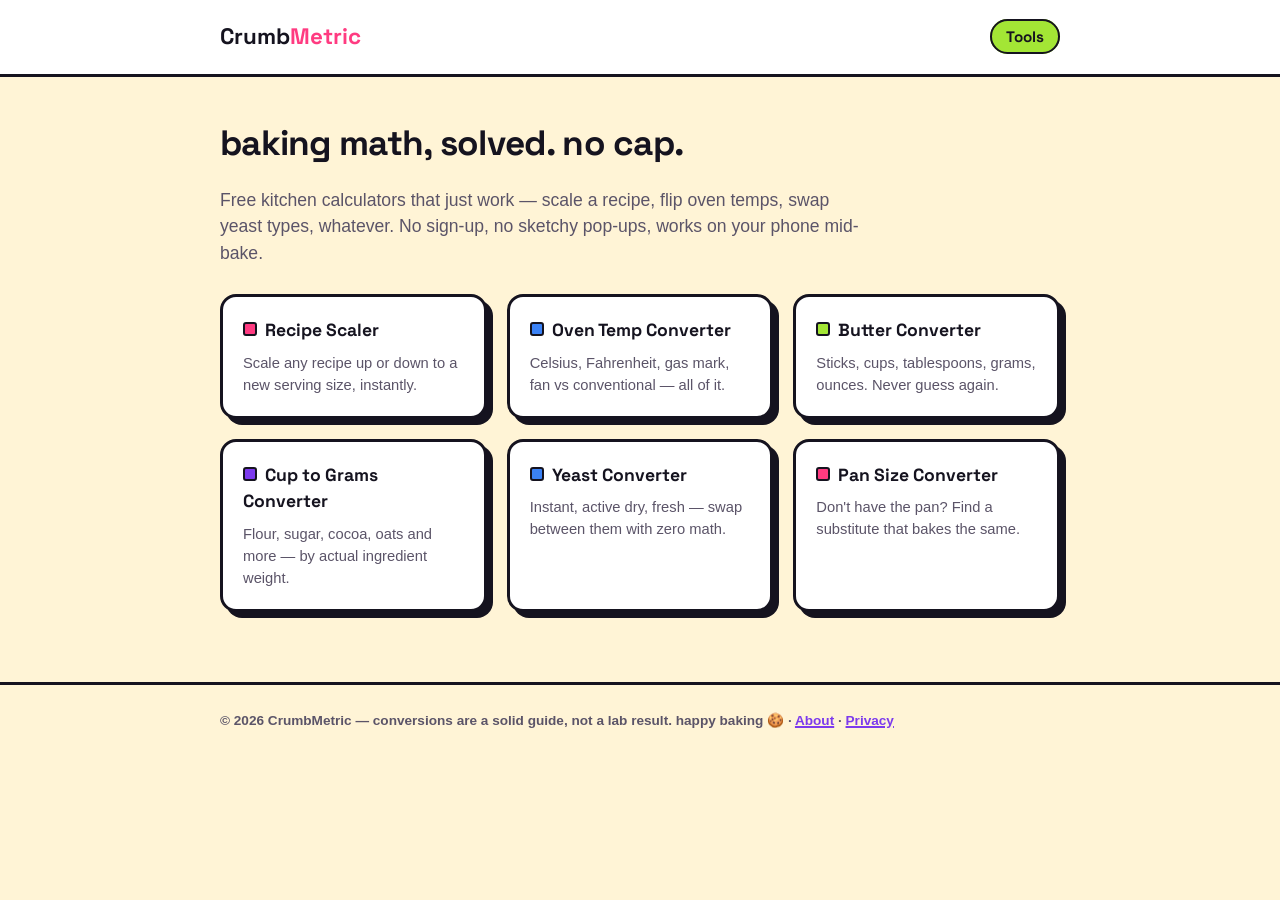
<file: index.html>
<!doctype html>
<html lang="en">
<head>
<meta charset="utf-8">
<meta name="viewport" content="width=device-width, initial-scale=1">
<title>Free Baking & Kitchen Conversion Calculators | CrumbMetric</title>
<meta name="description" content="Free, accurate baking calculators: recipe scaler, oven temperature converter, butter converter, cup-to-grams, yeast converter, and pan size converter. No sign-up, works instantly.">
<link rel="canonical" href="https://khuddusshariff0022.github.io/crumbmetric/">
<link rel="stylesheet" href="css/style.css">
</head>
<body>
<header class="site">
  <div class="wrap">
    <div class="brand">Crumb<span>Metric</span></div>
    <nav class="site">
      <a href="#tools">Tools</a>
    </nav>
  </div>
</header>

<main>
  <div class="wrap">
    <h1>baking math, solved. no cap.</h1>
    <p class="lead">Free kitchen calculators that just work — scale a recipe, flip oven temps, swap yeast types, whatever. No sign-up, no sketchy pop-ups, works on your phone mid-bake.</p>

    <div id="tools" class="tool-grid">
      <a class="tool-card" href="tools/recipe-scaler.html">
        <h3>Recipe Scaler</h3>
        <p>Scale any recipe up or down to a new serving size, instantly.</p>
      </a>
      <a class="tool-card" href="tools/oven-temperature-converter.html">
        <h3>Oven Temp Converter</h3>
        <p>Celsius, Fahrenheit, gas mark, fan vs conventional — all of it.</p>
      </a>
      <a class="tool-card" href="tools/butter-converter.html">
        <h3>Butter Converter</h3>
        <p>Sticks, cups, tablespoons, grams, ounces. Never guess again.</p>
      </a>
      <a class="tool-card" href="tools/cup-to-grams-converter.html">
        <h3>Cup to Grams Converter</h3>
        <p>Flour, sugar, cocoa, oats and more — by actual ingredient weight.</p>
      </a>
      <a class="tool-card" href="tools/yeast-converter.html">
        <h3>Yeast Converter</h3>
        <p>Instant, active dry, fresh — swap between them with zero math.</p>
      </a>
      <a class="tool-card" href="tools/pan-size-converter.html">
        <h3>Pan Size Converter</h3>
        <p>Don't have the pan? Find a substitute that bakes the same.</p>
      </a>
    </div>
  </div>
</main>

<footer class="site">
  <div class="wrap">
    &copy; 2026 CrumbMetric — conversions are a solid guide, not a lab result. happy baking 🍪
    &middot; <a href="about.html">About</a> &middot; <a href="privacy.html">Privacy</a>
  </div>
</footer>
</body>
</html>
</file>
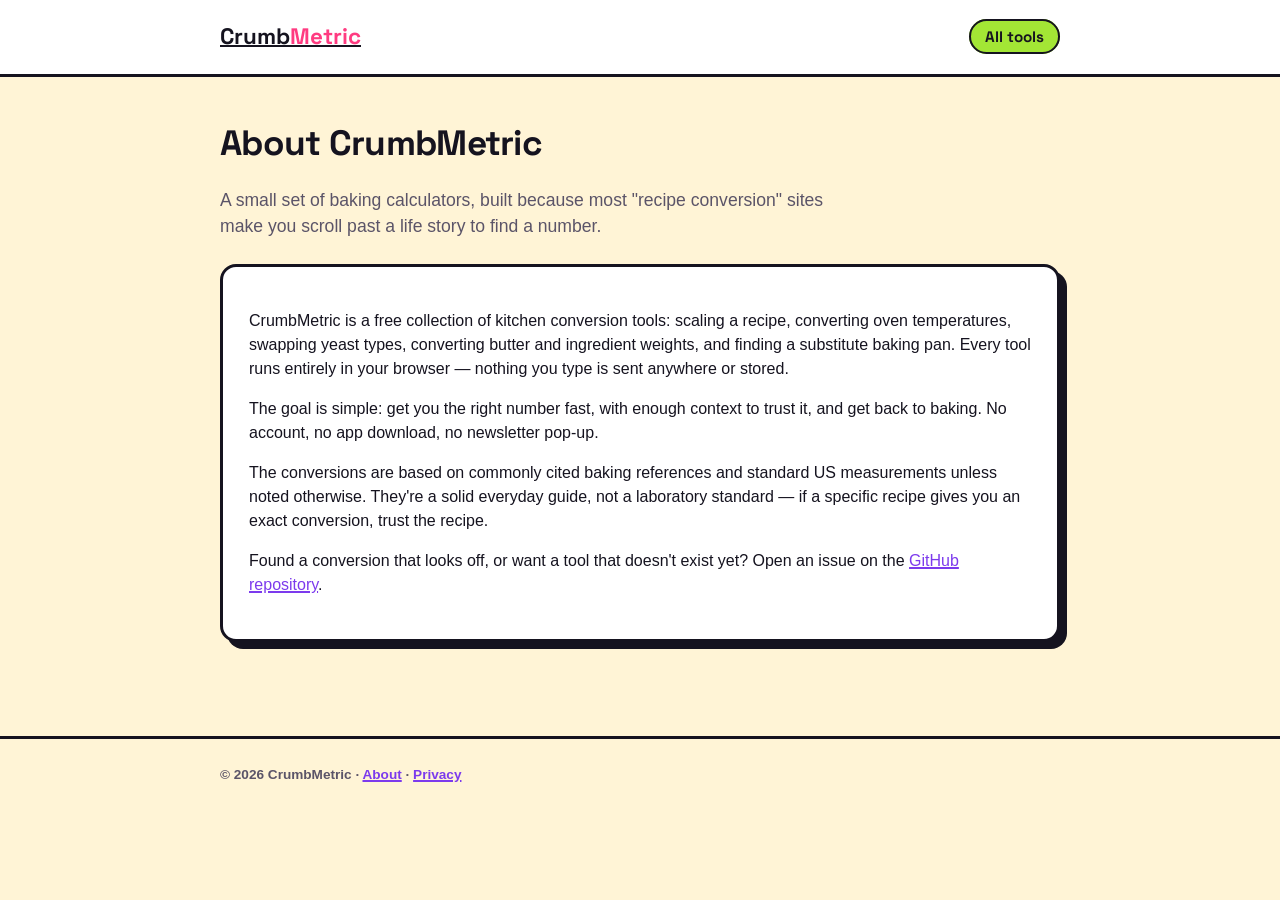
<file: about.html>
<!doctype html>
<html lang="en">
<head>
<meta charset="utf-8">
<meta name="viewport" content="width=device-width, initial-scale=1">
<title>About | CrumbMetric</title>
<meta name="description" content="CrumbMetric is a free set of baking and kitchen conversion calculators — no sign-up, no clutter, just fast accurate answers.">
<link rel="canonical" href="https://khuddusshariff0022.github.io/crumbmetric/about.html">
<link rel="stylesheet" href="css/style.css">
</head>
<body>
<header class="site">
  <div class="wrap">
    <a class="brand" href="index.html">Crumb<span>Metric</span></a>
    <nav class="site"><a href="index.html">All tools</a></nav>
  </div>
</header>

<main>
  <div class="wrap">
    <h1>About CrumbMetric</h1>
    <p class="lead">A small set of baking calculators, built because most "recipe conversion" sites make you scroll past a life story to find a number.</p>

    <div class="card">
      <p>CrumbMetric is a free collection of kitchen conversion tools: scaling a recipe, converting oven temperatures, swapping yeast types, converting butter and ingredient weights, and finding a substitute baking pan. Every tool runs entirely in your browser — nothing you type is sent anywhere or stored.</p>
      <p>The goal is simple: get you the right number fast, with enough context to trust it, and get back to baking. No account, no app download, no newsletter pop-up.</p>
      <p>The conversions are based on commonly cited baking references and standard US measurements unless noted otherwise. They're a solid everyday guide, not a laboratory standard — if a specific recipe gives you an exact conversion, trust the recipe.</p>
      <p>Found a conversion that looks off, or want a tool that doesn't exist yet? Open an issue on the <a href="https://github.com/Khuddusshariff0022/crumbmetric" target="_blank" rel="noopener">GitHub repository</a>.</p>
    </div>
  </div>
</main>

<footer class="site">
  <div class="wrap">&copy; 2026 CrumbMetric &middot; <a href="about.html">About</a> &middot; <a href="privacy.html">Privacy</a></div>
</footer>
</body>
</html>
</file>
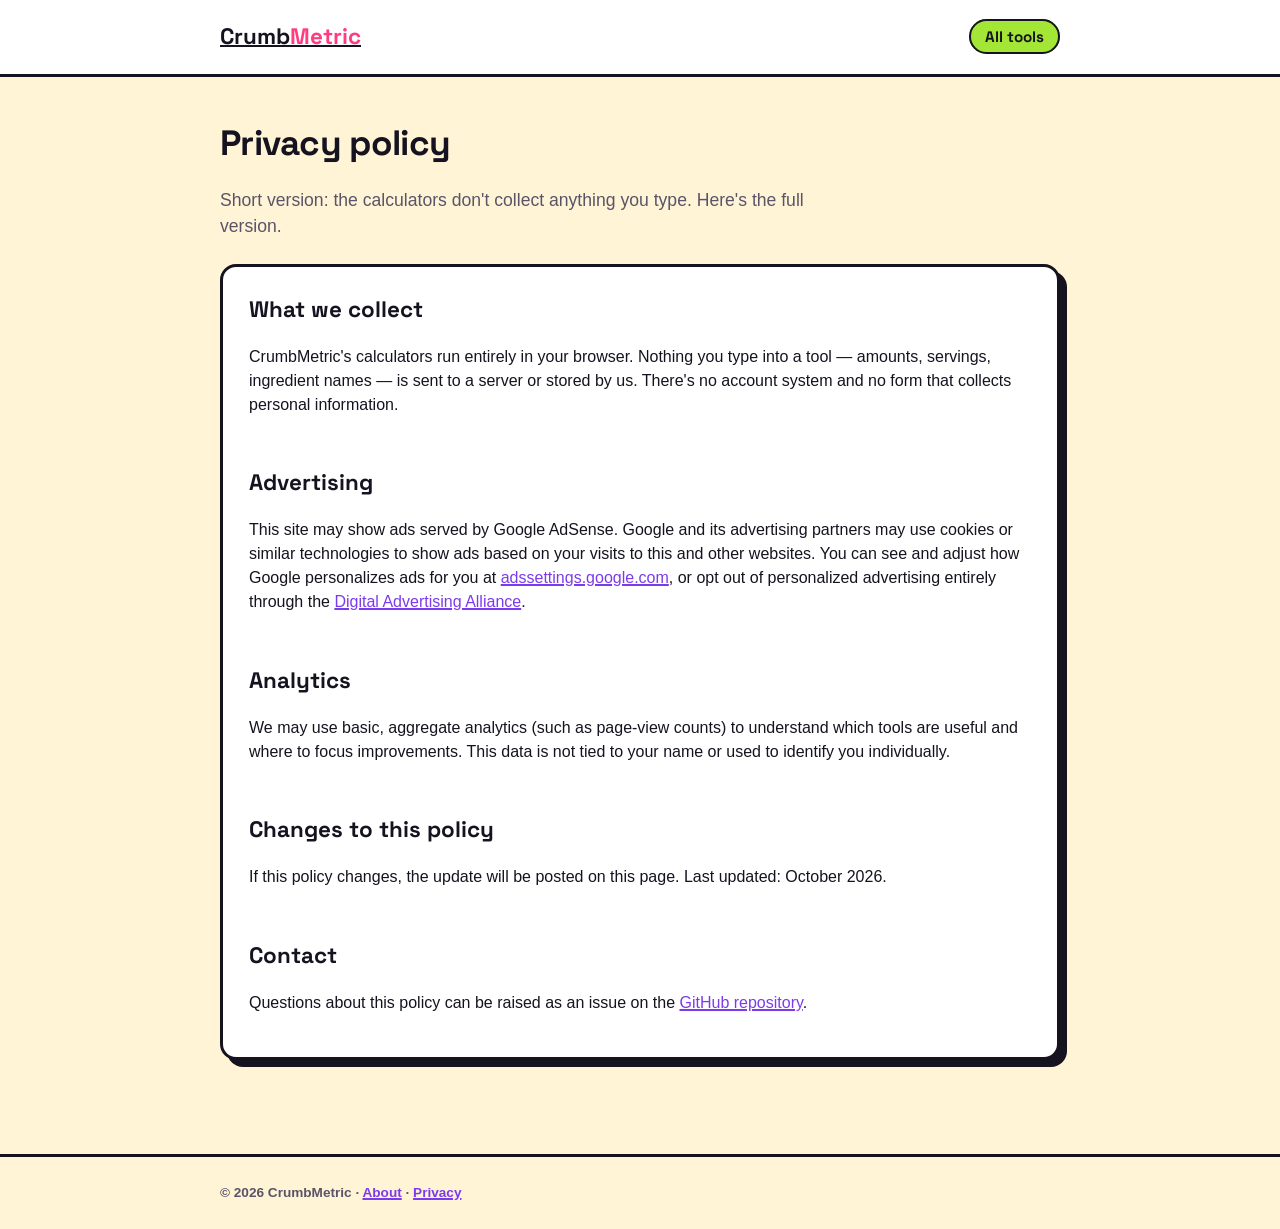
<file: privacy.html>
<!doctype html>
<html lang="en">
<head>
<meta charset="utf-8">
<meta name="viewport" content="width=device-width, initial-scale=1">
<title>Privacy Policy | CrumbMetric</title>
<meta name="description" content="CrumbMetric privacy policy: what data we collect, how ads and cookies work on this site, and how to opt out.">
<link rel="canonical" href="https://khuddusshariff0022.github.io/crumbmetric/privacy.html">
<link rel="stylesheet" href="css/style.css">
</head>
<body>
<header class="site">
  <div class="wrap">
    <a class="brand" href="index.html">Crumb<span>Metric</span></a>
    <nav class="site"><a href="index.html">All tools</a></nav>
  </div>
</header>

<main>
  <div class="wrap">
    <h1>Privacy policy</h1>
    <p class="lead">Short version: the calculators don't collect anything you type. Here's the full version.</p>

    <div class="card">
      <h2 style="margin-top:0">What we collect</h2>
      <p>CrumbMetric's calculators run entirely in your browser. Nothing you type into a tool — amounts, servings, ingredient names — is sent to a server or stored by us. There's no account system and no form that collects personal information.</p>

      <h2>Advertising</h2>
      <p>This site may show ads served by Google AdSense. Google and its advertising partners may use cookies or similar technologies to show ads based on your visits to this and other websites. You can see and adjust how Google personalizes ads for you at <a href="https://adssettings.google.com" target="_blank" rel="noopener">adssettings.google.com</a>, or opt out of personalized advertising entirely through the <a href="https://optout.aboutads.info" target="_blank" rel="noopener">Digital Advertising Alliance</a>.</p>

      <h2>Analytics</h2>
      <p>We may use basic, aggregate analytics (such as page-view counts) to understand which tools are useful and where to focus improvements. This data is not tied to your name or used to identify you individually.</p>

      <h2>Changes to this policy</h2>
      <p>If this policy changes, the update will be posted on this page. Last updated: October 2026.</p>

      <h2>Contact</h2>
      <p>Questions about this policy can be raised as an issue on the <a href="https://github.com/Khuddusshariff0022/crumbmetric" target="_blank" rel="noopener">GitHub repository</a>.</p>
    </div>
  </div>
</main>

<footer class="site">
  <div class="wrap">&copy; 2026 CrumbMetric &middot; <a href="about.html">About</a> &middot; <a href="privacy.html">Privacy</a></div>
</footer>
</body>
</html>
</file>
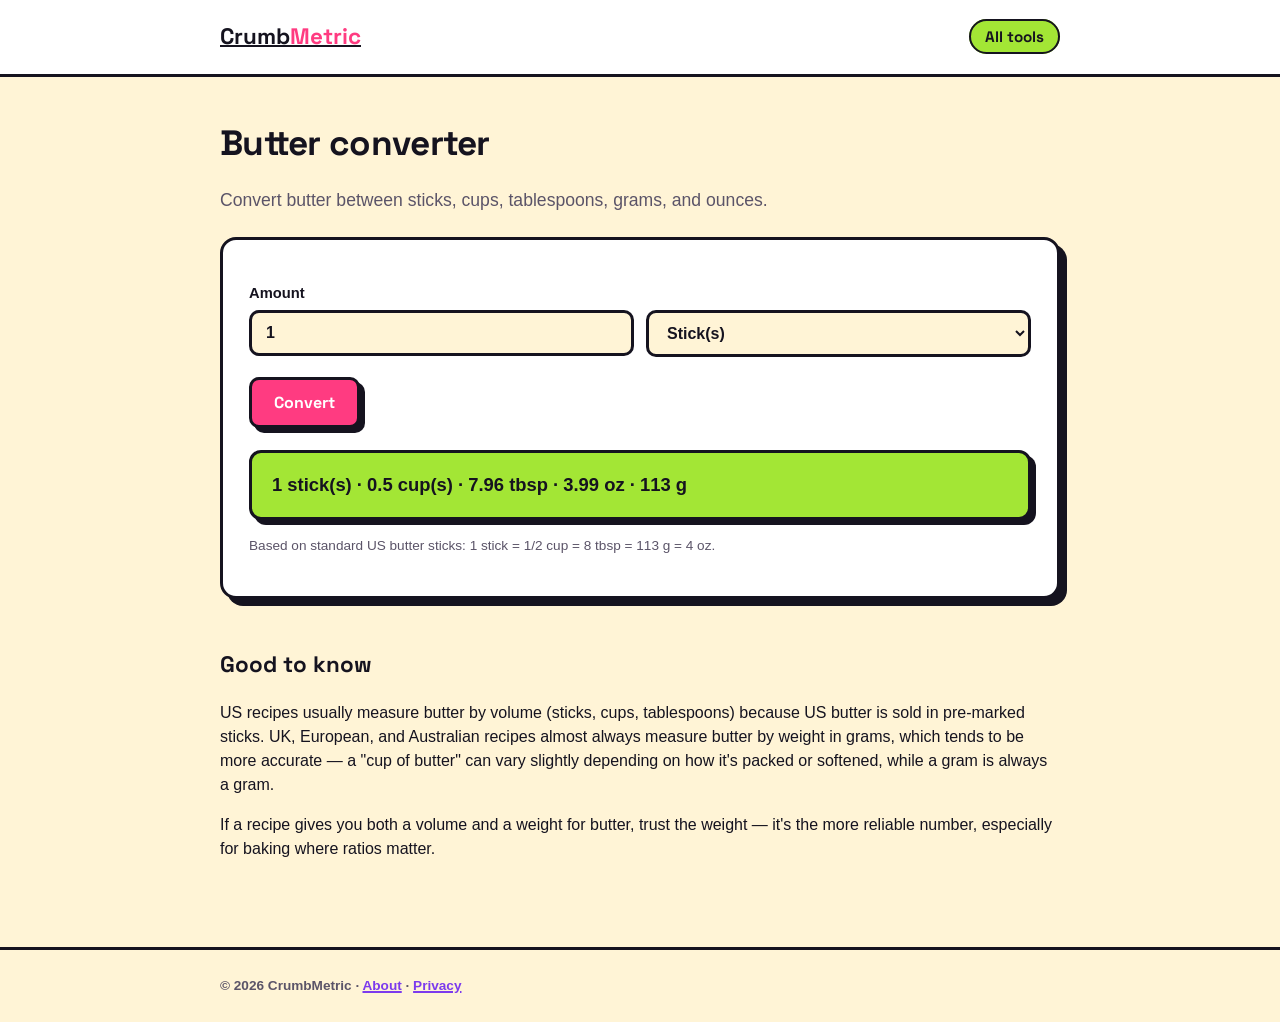
<file: tools/butter-converter.html>
<!doctype html>
<html lang="en">
<head>
<meta charset="utf-8">
<meta name="viewport" content="width=device-width, initial-scale=1">
<title>Butter Converter: Sticks, Cups, Tablespoons & Grams | CrumbMetric</title>
<meta name="description" content="Convert butter between sticks, cups, tablespoons, grams, and ounces instantly. Simple, accurate baking conversion tool.">
<link rel="canonical" href="https://khuddusshariff0022.github.io/crumbmetric/tools/butter-converter.html">
<link rel="stylesheet" href="../css/style.css">
</head>
<body>
<header class="site">
  <div class="wrap">
    <a class="brand" href="../index.html">Crumb<span>Metric</span></a>
    <nav class="site"><a href="../index.html">All tools</a></nav>
  </div>
</header>

<main>
  <div class="wrap">
    <h1>Butter converter</h1>
    <p class="lead">Convert butter between sticks, cups, tablespoons, grams, and ounces.</p>

    <div class="card">
      <label for="amount">Amount</label>
      <div class="row">
        <div><input type="number" id="amount" value="1" step="any"></div>
        <div>
          <select id="unit">
            <option value="stick">Stick(s)</option>
            <option value="cup">Cup(s)</option>
            <option value="tbsp">Tablespoon(s)</option>
            <option value="oz">Ounce(s)</option>
            <option value="g">Gram(s)</option>
          </select>
        </div>
      </div>
      <button onclick="convert()">Convert</button>
      <div class="result" id="result"></div>
      <p class="note">Based on standard US butter sticks: 1 stick = 1/2 cup = 8 tbsp = 113 g = 4 oz.</p>
    </div>

    <h2>Good to know</h2>
    <p>US recipes usually measure butter by volume (sticks, cups, tablespoons) because US butter is sold in pre-marked sticks. UK, European, and Australian recipes almost always measure butter by weight in grams, which tends to be more accurate — a "cup of butter" can vary slightly depending on how it's packed or softened, while a gram is always a gram.</p>
    <p>If a recipe gives you both a volume and a weight for butter, trust the weight — it's the more reliable number, especially for baking where ratios matter.</p>
  </div>
</main>

<footer class="site">
  <div class="wrap">&copy; 2026 CrumbMetric &middot; <a href="../about.html">About</a> &middot; <a href="../privacy.html">Privacy</a></div>
</footer>

<script>
const gramsPer = { stick: 113, cup: 227, tbsp: 14.2, oz: 28.35, g: 1 };

function fmt(n) {
  const r = Math.round(n * 100) / 100;
  return r;
}

function convert() {
  const amount = parseFloat(document.getElementById('amount').value);
  const unit = document.getElementById('unit').value;
  const out = document.getElementById('result');
  if (isNaN(amount)) { out.textContent = 'Enter an amount.'; return; }

  const grams = amount * gramsPer[unit];

  out.innerHTML =
    `${fmt(grams / gramsPer.stick)} stick(s) &middot; ` +
    `${fmt(grams / gramsPer.cup)} cup(s) &middot; ` +
    `${fmt(grams / gramsPer.tbsp)} tbsp &middot; ` +
    `${fmt(grams / gramsPer.oz)} oz &middot; ` +
    `${fmt(grams)} g`;
}

convert();
</script>
</body>
</html>
</file>
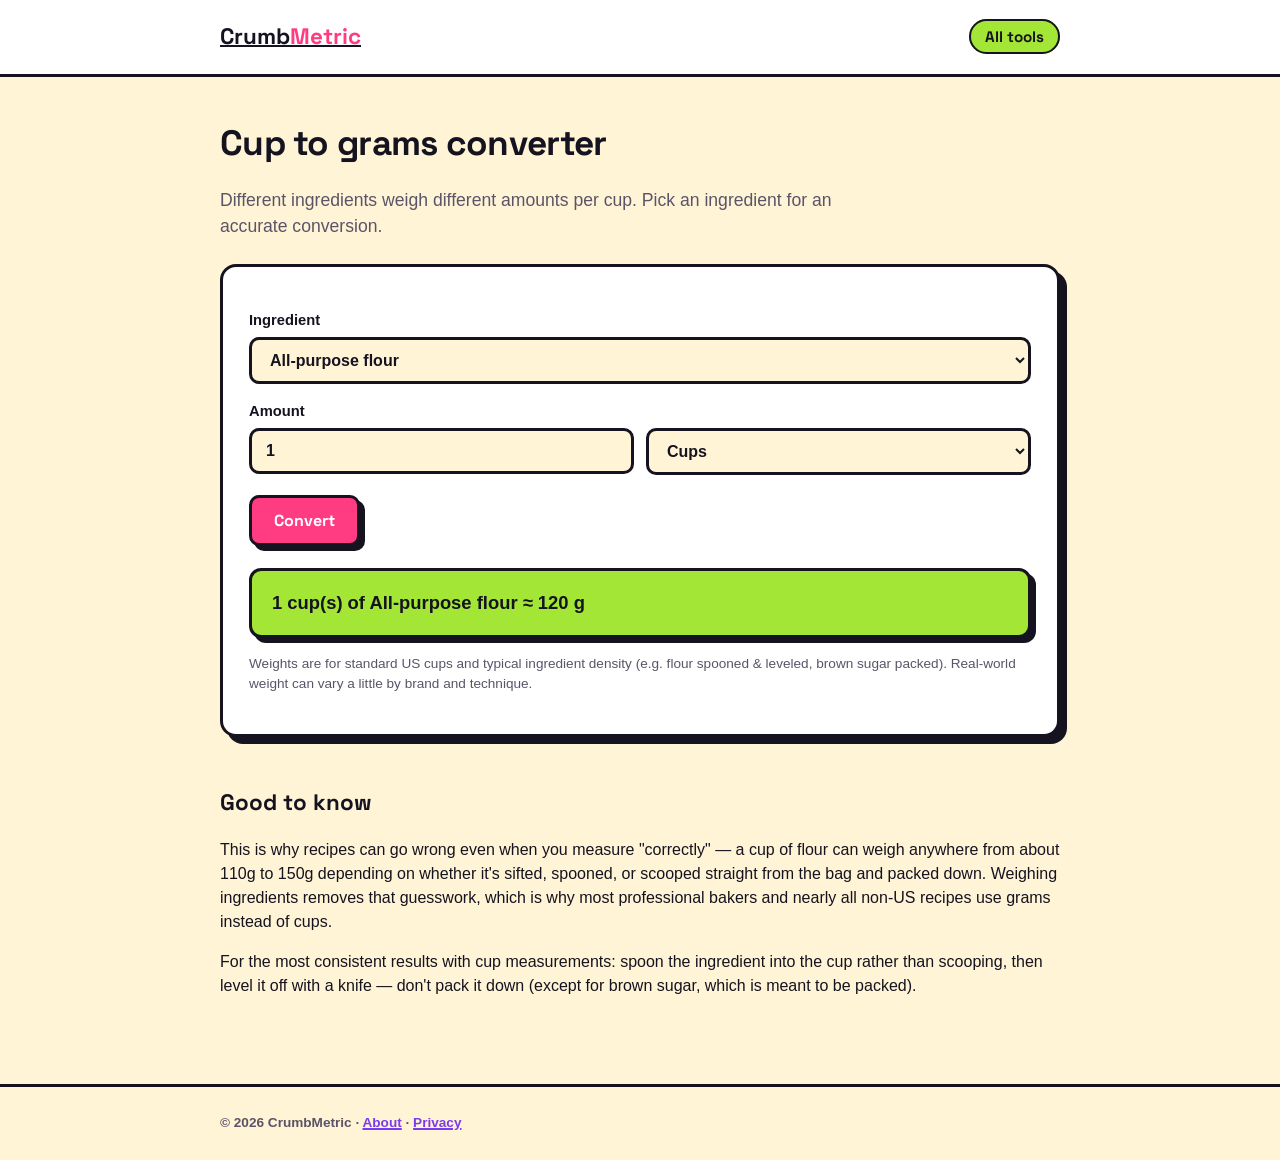
<file: tools/cup-to-grams-converter.html>
<!doctype html>
<html lang="en">
<head>
<meta charset="utf-8">
<meta name="viewport" content="width=device-width, initial-scale=1">
<title>Cup to Grams Converter by Ingredient | CrumbMetric</title>
<meta name="description" content="Convert cups to grams (and back) for flour, sugar, cocoa powder, oats, honey and more. Accurate ingredient-specific baking conversions.">
<link rel="canonical" href="https://khuddusshariff0022.github.io/crumbmetric/tools/cup-to-grams-converter.html">
<link rel="stylesheet" href="../css/style.css">
</head>
<body>
<header class="site">
  <div class="wrap">
    <a class="brand" href="../index.html">Crumb<span>Metric</span></a>
    <nav class="site"><a href="../index.html">All tools</a></nav>
  </div>
</header>

<main>
  <div class="wrap">
    <h1>Cup to grams converter</h1>
    <p class="lead">Different ingredients weigh different amounts per cup. Pick an ingredient for an accurate conversion.</p>

    <div class="card">
      <label for="ingredient">Ingredient</label>
      <select id="ingredient"></select>

      <label for="amount">Amount</label>
      <div class="row">
        <div><input type="number" id="amount" value="1" step="any"></div>
        <div>
          <select id="unit">
            <option value="cup">Cups</option>
            <option value="g">Grams</option>
          </select>
        </div>
      </div>

      <button onclick="convert()">Convert</button>
      <div class="result" id="result"></div>
      <p class="note">Weights are for standard US cups and typical ingredient density (e.g. flour spooned & leveled, brown sugar packed). Real-world weight can vary a little by brand and technique.</p>
    </div>

    <h2>Good to know</h2>
    <p>This is why recipes can go wrong even when you measure "correctly" — a cup of flour can weigh anywhere from about 110g to 150g depending on whether it's sifted, spooned, or scooped straight from the bag and packed down. Weighing ingredients removes that guesswork, which is why most professional bakers and nearly all non-US recipes use grams instead of cups.</p>
    <p>For the most consistent results with cup measurements: spoon the ingredient into the cup rather than scooping, then level it off with a knife — don't pack it down (except for brown sugar, which is meant to be packed).</p>
  </div>
</main>

<footer class="site">
  <div class="wrap">&copy; 2026 CrumbMetric &middot; <a href="../about.html">About</a> &middot; <a href="../privacy.html">Privacy</a></div>
</footer>

<script>
const ingredients = [
  ['flour', 'All-purpose flour', 120],
  ['sugar', 'Granulated sugar', 200],
  ['brownSugar', 'Brown sugar (packed)', 220],
  ['powderedSugar', 'Powdered / icing sugar', 120],
  ['cocoa', 'Cocoa powder', 90],
  ['oats', 'Rolled oats', 90],
  ['rice', 'Rice, uncooked', 185],
  ['honey', 'Honey', 340],
  ['milk', 'Milk', 245],
  ['water', 'Water', 240],
  ['oil', 'Vegetable oil', 218],
  ['cornstarch', 'Cornstarch', 120]
];

const select = document.getElementById('ingredient');
for (const [key, label] of ingredients) {
  const opt = document.createElement('option');
  opt.value = key;
  opt.textContent = label;
  select.appendChild(opt);
}

function gramsPerCup(key) {
  return ingredients.find(i => i[0] === key)[2];
}

function fmt(n) { return Math.round(n * 10) / 10; }

function convert() {
  const key = select.value;
  const amount = parseFloat(document.getElementById('amount').value);
  const unit = document.getElementById('unit').value;
  const out = document.getElementById('result');
  if (isNaN(amount)) { out.textContent = 'Enter an amount.'; return; }

  const gpc = gramsPerCup(key);
  const grams = unit === 'cup' ? amount * gpc : amount;
  const cups = grams / gpc;
  const label = ingredients.find(i => i[0] === key)[1];

  out.innerHTML = `${fmt(cups)} cup(s) of ${label} &asymp; ${fmt(grams)} g`;
}

convert();
</script>
</body>
</html>
</file>
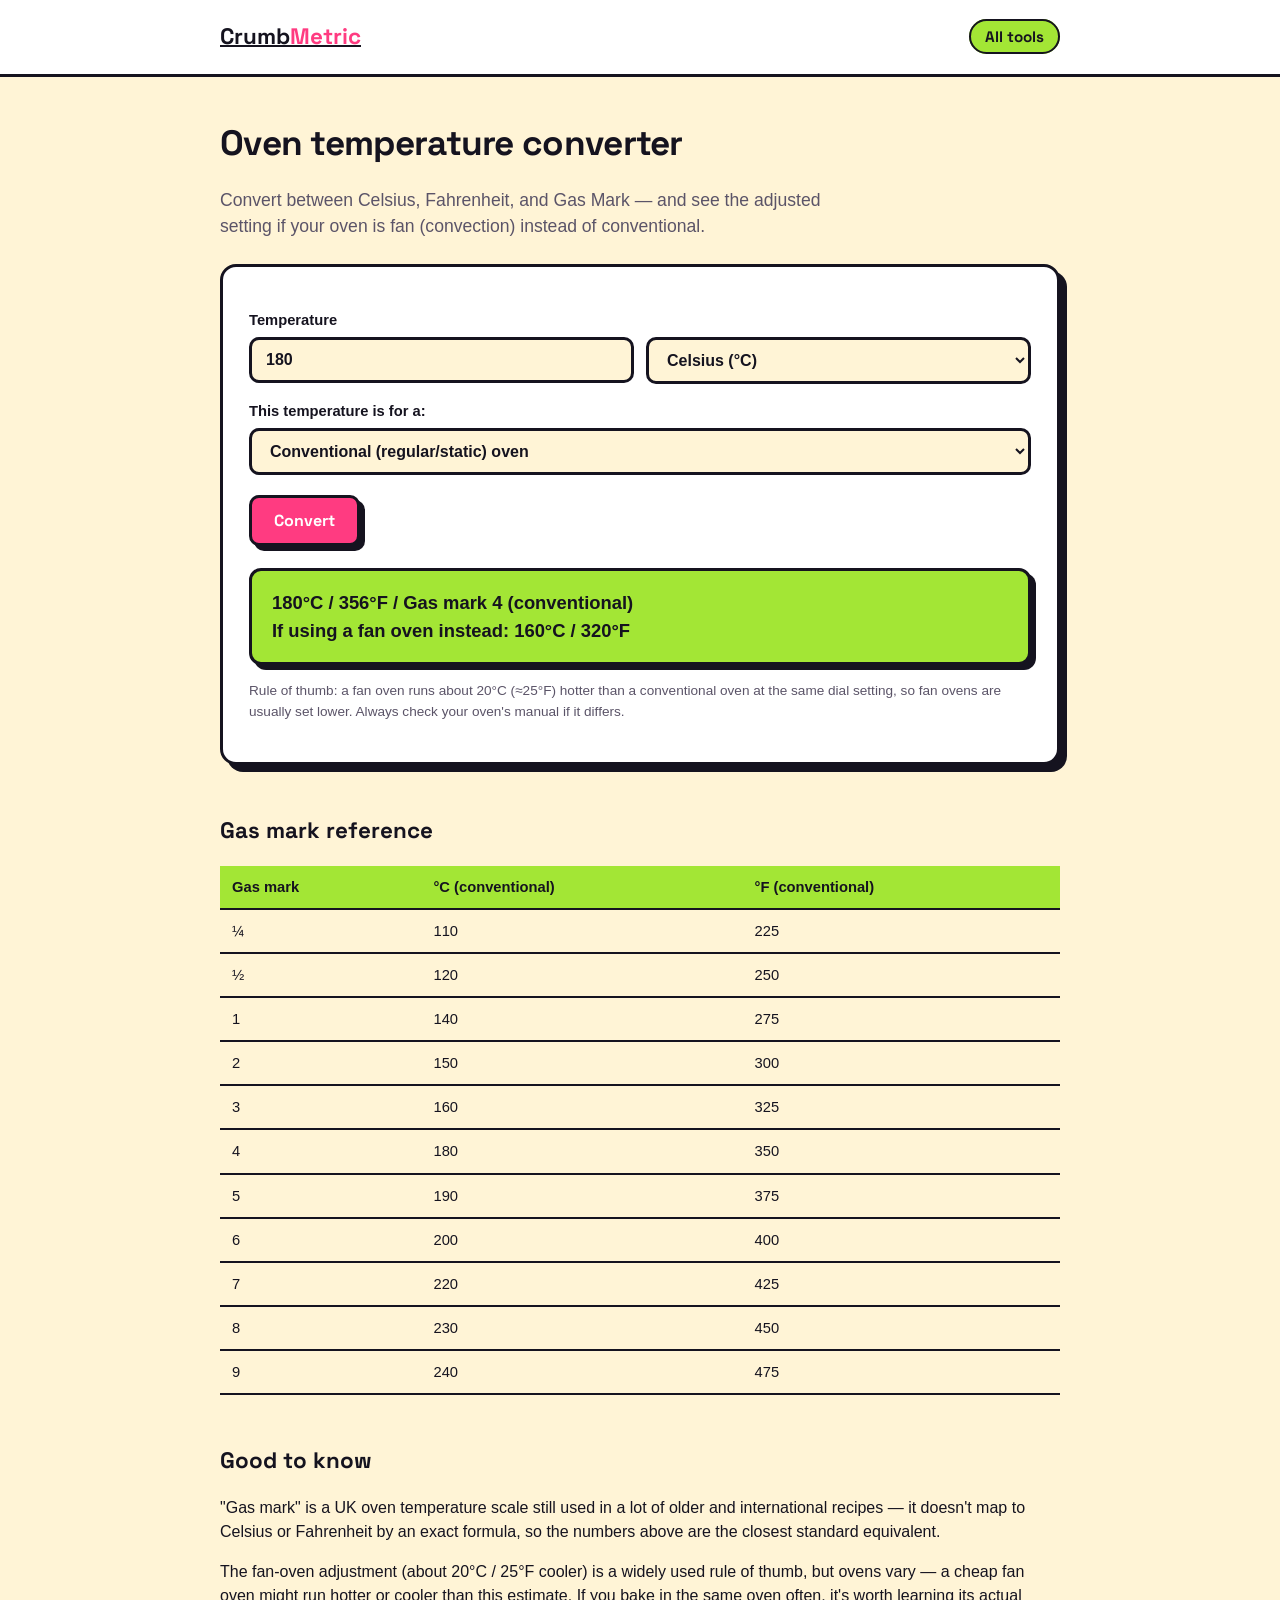
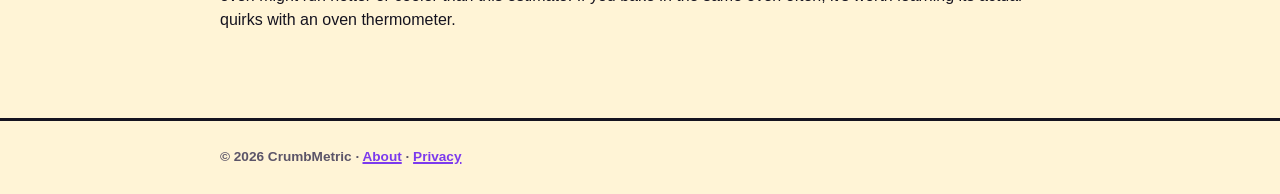
<file: tools/oven-temperature-converter.html>
<!doctype html>
<html lang="en">
<head>
<meta charset="utf-8">
<meta name="viewport" content="width=device-width, initial-scale=1">
<title>Oven Temperature Converter: Celsius, Fahrenheit, Gas Mark & Fan Oven | CrumbMetric</title>
<meta name="description" content="Convert oven temperatures between Celsius, Fahrenheit, and Gas Mark, plus adjust between fan (convection) and conventional ovens.">
<link rel="canonical" href="https://khuddusshariff0022.github.io/crumbmetric/tools/oven-temperature-converter.html">
<link rel="stylesheet" href="../css/style.css">
</head>
<body>
<header class="site">
  <div class="wrap">
    <a class="brand" href="../index.html">Crumb<span>Metric</span></a>
    <nav class="site"><a href="../index.html">All tools</a></nav>
  </div>
</header>

<main>
  <div class="wrap">
    <h1>Oven temperature converter</h1>
    <p class="lead">Convert between Celsius, Fahrenheit, and Gas Mark — and see the adjusted setting if your oven is fan (convection) instead of conventional.</p>

    <div class="card">
      <label for="temp">Temperature</label>
      <div class="row">
        <div>
          <input type="number" id="temp" value="180" step="1">
        </div>
        <div>
          <select id="unit">
            <option value="C">Celsius (&deg;C)</option>
            <option value="F">Fahrenheit (&deg;F)</option>
          </select>
        </div>
      </div>

      <label for="ovenType">This temperature is for a:</label>
      <select id="ovenType">
        <option value="conventional">Conventional (regular/static) oven</option>
        <option value="fan">Fan (convection) oven</option>
      </select>

      <button onclick="convert()">Convert</button>
      <div class="result" id="result"></div>
      <p class="note">Rule of thumb: a fan oven runs about 20&deg;C (≈25&deg;F) hotter than a conventional oven at the same dial setting, so fan ovens are usually set lower. Always check your oven's manual if it differs.</p>
    </div>

    <h2>Gas mark reference</h2>
    <table>
      <tr><th>Gas mark</th><th>&deg;C (conventional)</th><th>&deg;F (conventional)</th></tr>
      <tr><td>&frac14;</td><td>110</td><td>225</td></tr>
      <tr><td>&frac12;</td><td>120</td><td>250</td></tr>
      <tr><td>1</td><td>140</td><td>275</td></tr>
      <tr><td>2</td><td>150</td><td>300</td></tr>
      <tr><td>3</td><td>160</td><td>325</td></tr>
      <tr><td>4</td><td>180</td><td>350</td></tr>
      <tr><td>5</td><td>190</td><td>375</td></tr>
      <tr><td>6</td><td>200</td><td>400</td></tr>
      <tr><td>7</td><td>220</td><td>425</td></tr>
      <tr><td>8</td><td>230</td><td>450</td></tr>
      <tr><td>9</td><td>240</td><td>475</td></tr>
    </table>

    <h2>Good to know</h2>
    <p>"Gas mark" is a UK oven temperature scale still used in a lot of older and international recipes — it doesn't map to Celsius or Fahrenheit by an exact formula, so the numbers above are the closest standard equivalent.</p>
    <p>The fan-oven adjustment (about 20&deg;C / 25&deg;F cooler) is a widely used rule of thumb, but ovens vary — a cheap fan oven might run hotter or cooler than this estimate. If you bake in the same oven often, it's worth learning its actual quirks with an oven thermometer.</p>
  </div>
</main>

<footer class="site">
  <div class="wrap">&copy; 2026 CrumbMetric &middot; <a href="../about.html">About</a> &middot; <a href="../privacy.html">Privacy</a></div>
</footer>

<script>
const gasTable = [
  [0.25,110,225],[0.5,120,250],[1,140,275],[2,150,300],[3,160,325],
  [4,180,350],[5,190,375],[6,200,400],[7,220,425],[8,230,450],[9,240,475]
];

function nearestGasMark(celsius) {
  let best = gasTable[0];
  let bestDiff = Math.abs(gasTable[0][1] - celsius);
  for (const row of gasTable) {
    const diff = Math.abs(row[1] - celsius);
    if (diff < bestDiff) { best = row; bestDiff = diff; }
  }
  return best[0];
}

function fmt(n) { return Math.round(n * 10) / 10; }

function convert() {
  const raw = parseFloat(document.getElementById('temp').value);
  const unit = document.getElementById('unit').value;
  const ovenType = document.getElementById('ovenType').value;
  const out = document.getElementById('result');

  if (isNaN(raw)) { out.textContent = 'Enter a temperature.'; return; }

  const celsius = unit === 'F' ? (raw - 32) * 5 / 9 : raw;
  const fahrenheit = unit === 'C' ? raw * 9 / 5 + 32 : raw;

  const otherType = ovenType === 'conventional' ? 'fan' : 'conventional';
  const otherCelsius = ovenType === 'conventional' ? celsius - 20 : celsius + 20;
  const otherFahrenheit = otherCelsius * 9 / 5 + 32;

  const mark = nearestGasMark(celsius);

  out.innerHTML =
    `${fmt(celsius)}&deg;C / ${fmt(fahrenheit)}&deg;F / Gas mark ${mark} (${ovenType})<br>` +
    `If using a ${otherType} oven instead: ${fmt(otherCelsius)}&deg;C / ${fmt(otherFahrenheit)}&deg;F`;
}

convert();
</script>
</body>
</html>
</file>
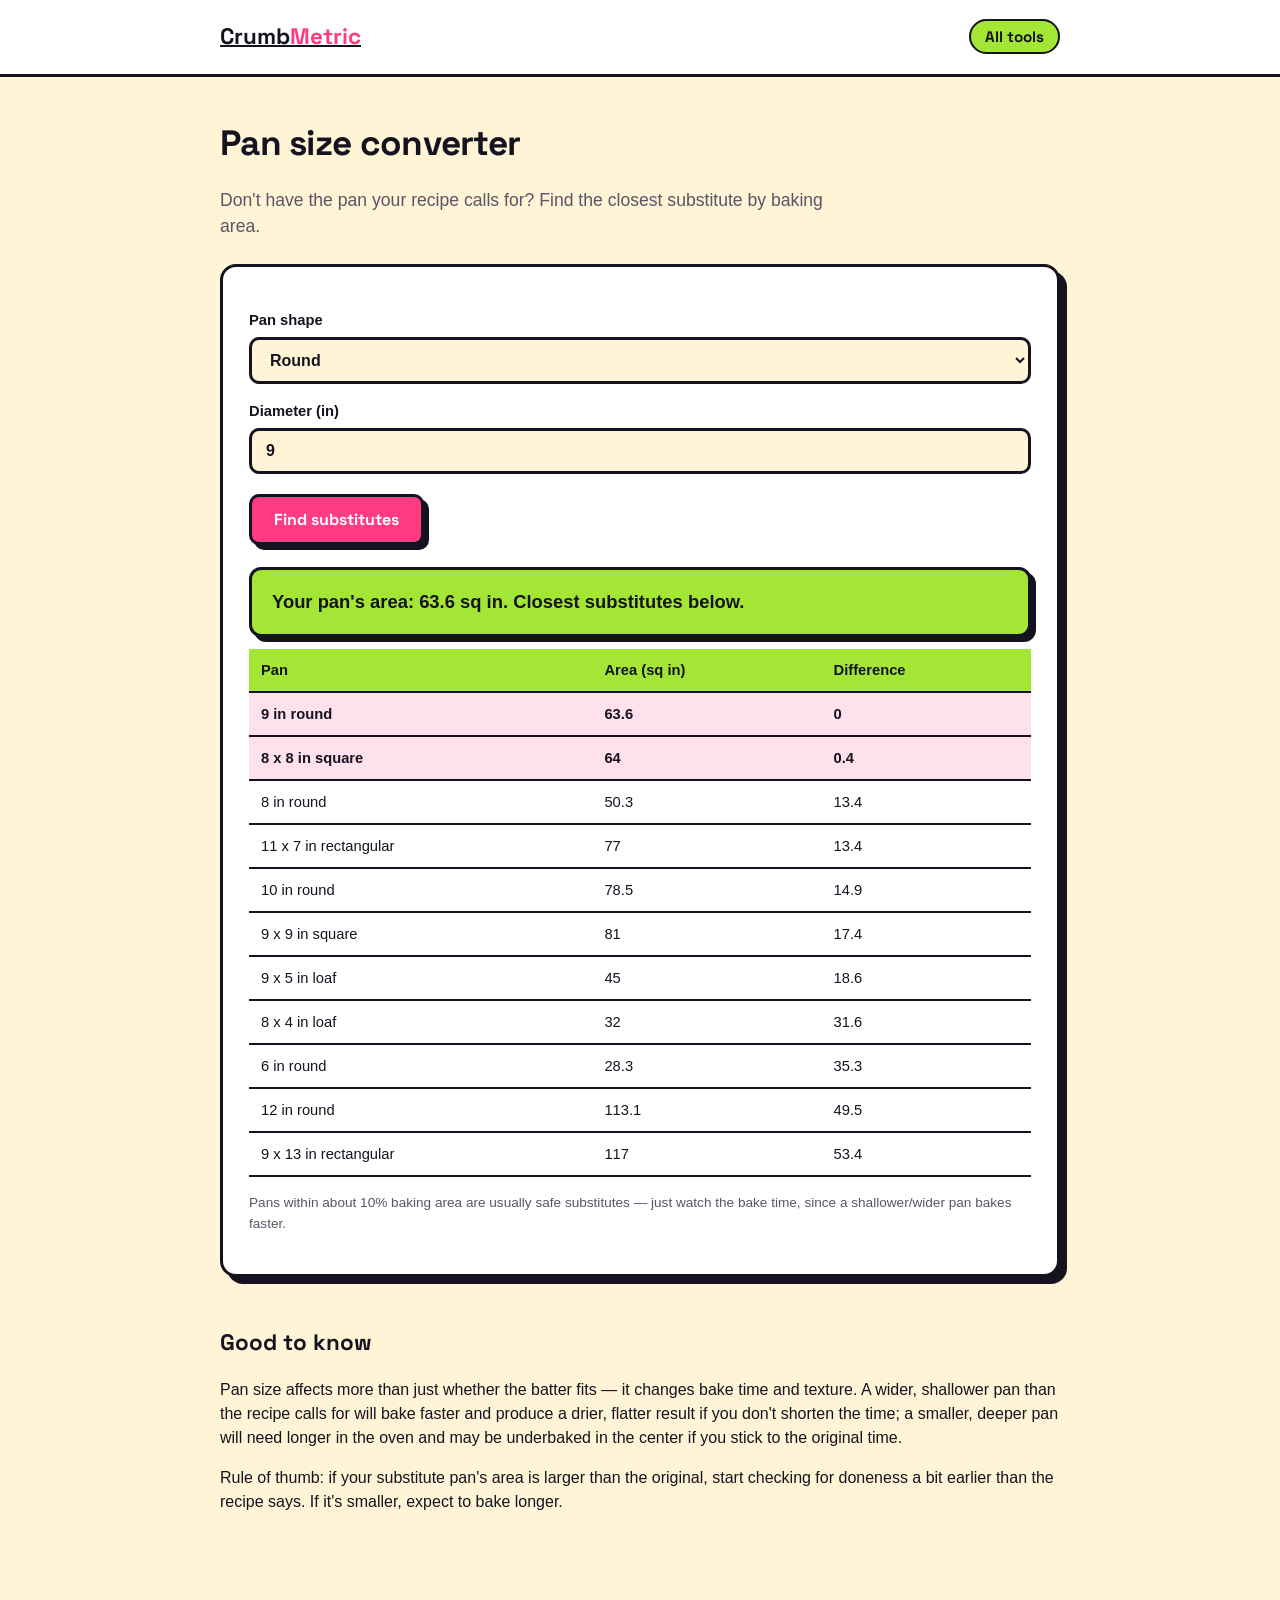
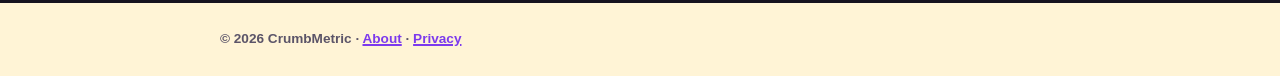
<file: tools/pan-size-converter.html>
<!doctype html>
<html lang="en">
<head>
<meta charset="utf-8">
<meta name="viewport" content="width=device-width, initial-scale=1">
<title>Baking Pan Size Converter & Substitute Finder | CrumbMetric</title>
<meta name="description" content="Find a substitute baking pan with the same area as the one your recipe calls for. Converts round, square, rectangular, and loaf pans.">
<link rel="canonical" href="https://khuddusshariff0022.github.io/crumbmetric/tools/pan-size-converter.html">
<link rel="stylesheet" href="../css/style.css">
</head>
<body>
<header class="site">
  <div class="wrap">
    <a class="brand" href="../index.html">Crumb<span>Metric</span></a>
    <nav class="site"><a href="../index.html">All tools</a></nav>
  </div>
</header>

<main>
  <div class="wrap">
    <h1>Pan size converter</h1>
    <p class="lead">Don't have the pan your recipe calls for? Find the closest substitute by baking area.</p>

    <div class="card">
      <label for="shape">Pan shape</label>
      <select id="shape" onchange="toggleDims()">
        <option value="round">Round</option>
        <option value="square">Square</option>
        <option value="rect">Rectangular</option>
      </select>

      <div class="row">
        <div>
          <label id="dim1Label" for="dim1">Diameter (in)</label>
          <input type="number" id="dim1" value="9" step="any">
        </div>
        <div id="dim2Wrap" style="display:none">
          <label id="dim2Label" for="dim2">Width (in)</label>
          <input type="number" id="dim2" value="9" step="any">
        </div>
      </div>

      <button onclick="findSubstitute()">Find substitutes</button>
      <div class="result" id="result"></div>

      <table id="panTable" style="display:none">
        <tr><th>Pan</th><th>Area (sq in)</th><th>Difference</th></tr>
      </table>
      <p class="note">Pans within about 10% baking area are usually safe substitutes — just watch the bake time, since a shallower/wider pan bakes faster.</p>
    </div>

    <h2>Good to know</h2>
    <p>Pan size affects more than just whether the batter fits — it changes bake time and texture. A wider, shallower pan than the recipe calls for will bake faster and produce a drier, flatter result if you don't shorten the time; a smaller, deeper pan will need longer in the oven and may be underbaked in the center if you stick to the original time.</p>
    <p>Rule of thumb: if your substitute pan's area is larger than the original, start checking for doneness a bit earlier than the recipe says. If it's smaller, expect to bake longer.</p>
  </div>
</main>

<footer class="site">
  <div class="wrap">&copy; 2026 CrumbMetric &middot; <a href="../about.html">About</a> &middot; <a href="../privacy.html">Privacy</a></div>
</footer>

<script>
const pans = [
  { label: '6 in round', area: Math.PI * 3 * 3 },
  { label: '8 in round', area: Math.PI * 4 * 4 },
  { label: '9 in round', area: Math.PI * 4.5 * 4.5 },
  { label: '10 in round', area: Math.PI * 5 * 5 },
  { label: '12 in round', area: Math.PI * 6 * 6 },
  { label: '8 x 8 in square', area: 64 },
  { label: '9 x 9 in square', area: 81 },
  { label: '9 x 13 in rectangular', area: 117 },
  { label: '11 x 7 in rectangular', area: 77 },
  { label: '8 x 4 in loaf', area: 32 },
  { label: '9 x 5 in loaf', area: 45 }
];

function toggleDims() {
  const shape = document.getElementById('shape').value;
  const dim1Label = document.getElementById('dim1Label');
  const dim2Wrap = document.getElementById('dim2Wrap');
  const dim2Label = document.getElementById('dim2Label');

  if (shape === 'round') {
    dim1Label.textContent = 'Diameter (in)';
    dim2Wrap.style.display = 'none';
  } else if (shape === 'square') {
    dim1Label.textContent = 'Side length (in)';
    dim2Wrap.style.display = 'none';
  } else {
    dim1Label.textContent = 'Length (in)';
    dim2Label.textContent = 'Width (in)';
    dim2Wrap.style.display = '';
  }
}

function fmt(n) { return Math.round(n * 10) / 10; }

function findSubstitute() {
  const shape = document.getElementById('shape').value;
  const dim1 = parseFloat(document.getElementById('dim1').value);
  const dim2 = parseFloat(document.getElementById('dim2').value);
  const out = document.getElementById('result');
  const tableEl = document.getElementById('panTable');

  let area;
  if (shape === 'round') {
    if (isNaN(dim1)) { out.textContent = 'Enter a diameter.'; return; }
    area = Math.PI * (dim1 / 2) * (dim1 / 2);
  } else if (shape === 'square') {
    if (isNaN(dim1)) { out.textContent = 'Enter a side length.'; return; }
    area = dim1 * dim1;
  } else {
    if (isNaN(dim1) || isNaN(dim2)) { out.textContent = 'Enter length and width.'; return; }
    area = dim1 * dim2;
  }

  out.innerHTML = `Your pan's area: <strong>${fmt(area)} sq in</strong>. Closest substitutes below.`;

  const sorted = pans
    .map(p => ({ ...p, diff: Math.abs(p.area - area) }))
    .sort((a, b) => a.diff - b.diff);

  tableEl.innerHTML = '<tr><th>Pan</th><th>Area (sq in)</th><th>Difference</th></tr>';
  sorted.forEach((p, i) => {
    const tr = document.createElement('tr');
    if (i < 2) tr.className = 'match';
    tr.innerHTML = `<td>${p.label}</td><td>${fmt(p.area)}</td><td>${fmt(p.diff)}</td>`;
    tableEl.appendChild(tr);
  });
  tableEl.style.display = '';
}

toggleDims();
findSubstitute();
</script>
</body>
</html>
</file>
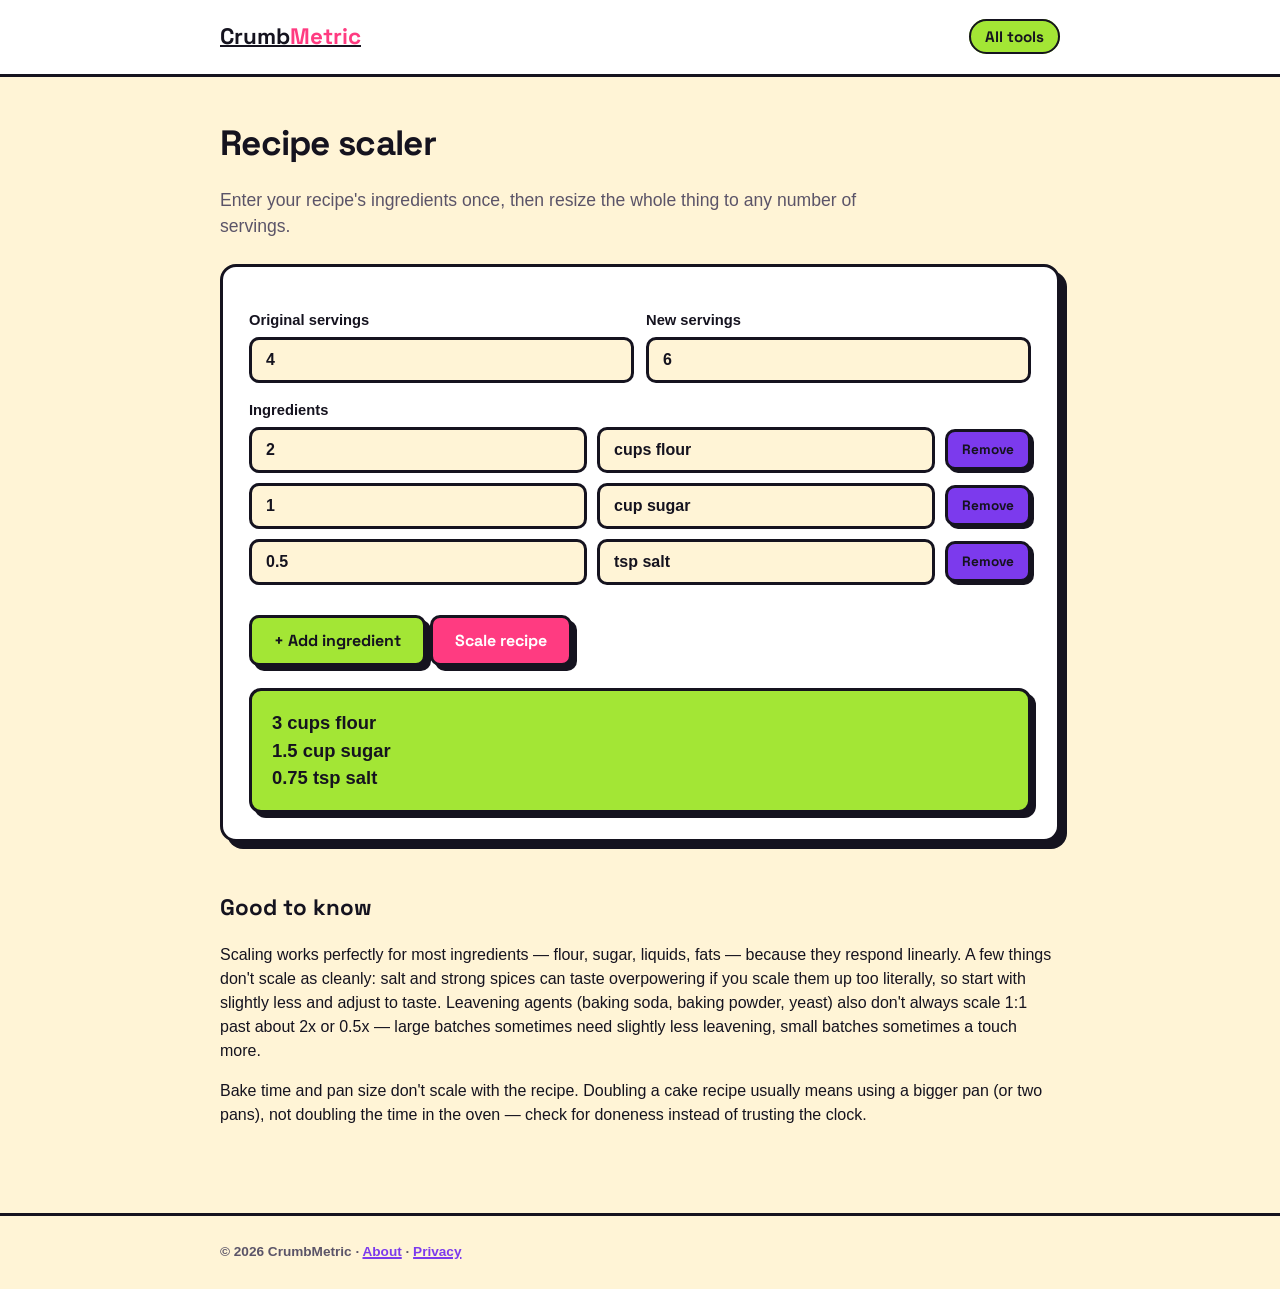
<file: tools/recipe-scaler.html>
<!doctype html>
<html lang="en">
<head>
<meta charset="utf-8">
<meta name="viewport" content="width=device-width, initial-scale=1">
<title>Recipe Scaler: Resize Any Recipe to a New Serving Size | CrumbMetric</title>
<meta name="description" content="Scale any recipe up or down to a new number of servings. Enter your ingredients once and get every amount recalculated instantly.">
<link rel="canonical" href="https://khuddusshariff0022.github.io/crumbmetric/tools/recipe-scaler.html">
<link rel="stylesheet" href="../css/style.css">
</head>
<body>
<header class="site">
  <div class="wrap">
    <a class="brand" href="../index.html">Crumb<span>Metric</span></a>
    <nav class="site"><a href="../index.html">All tools</a></nav>
  </div>
</header>

<main>
  <div class="wrap">
    <h1>Recipe scaler</h1>
    <p class="lead">Enter your recipe's ingredients once, then resize the whole thing to any number of servings.</p>

    <div class="card">
      <div class="row">
        <div>
          <label for="originalServings">Original servings</label>
          <input type="number" id="originalServings" value="4" step="any">
        </div>
        <div>
          <label for="targetServings">New servings</label>
          <input type="number" id="targetServings" value="6" step="any">
        </div>
      </div>

      <label>Ingredients</label>
      <div id="ingredientList"></div>
      <button class="ghost" onclick="addRow()">+ Add ingredient</button>
      <button onclick="scaleRecipe()">Scale recipe</button>

      <div class="result" id="result"></div>
    </div>

    <h2>Good to know</h2>
    <p>Scaling works perfectly for most ingredients — flour, sugar, liquids, fats — because they respond linearly. A few things don't scale as cleanly: salt and strong spices can taste overpowering if you scale them up too literally, so start with slightly less and adjust to taste. Leavening agents (baking soda, baking powder, yeast) also don't always scale 1:1 past about 2x or 0.5x — large batches sometimes need slightly less leavening, small batches sometimes a touch more.</p>
    <p>Bake time and pan size don't scale with the recipe. Doubling a cake recipe usually means using a bigger pan (or two pans), not doubling the time in the oven — check for doneness instead of trusting the clock.</p>
  </div>
</main>

<footer class="site">
  <div class="wrap">&copy; 2026 CrumbMetric &middot; <a href="../about.html">About</a> &middot; <a href="../privacy.html">Privacy</a></div>
</footer>

<script>
const list = document.getElementById('ingredientList');

function addRow(amount, name) {
  const row = document.createElement('div');
  row.className = 'ingredient-row';
  row.innerHTML = `
    <input type="number" class="ing-amount" placeholder="Amount" step="any" value="${amount ?? ''}">
    <input type="text" class="ing-name" placeholder="e.g. cups flour, or tsp salt" value="${name ?? ''}">
    <button class="ghost" onclick="this.parentElement.remove()">Remove</button>
  `;
  list.appendChild(row);
}

// starter rows
addRow(2, 'cups flour');
addRow(1, 'cup sugar');
addRow(0.5, 'tsp salt');

function fmt(n) {
  const r = Math.round(n * 1000) / 1000;
  return r;
}

function scaleRecipe() {
  const original = parseFloat(document.getElementById('originalServings').value);
  const target = parseFloat(document.getElementById('targetServings').value);
  const out = document.getElementById('result');

  if (isNaN(original) || isNaN(target) || original <= 0) {
    out.textContent = 'Enter valid serving sizes.';
    return;
  }

  const factor = target / original;
  const rows = list.querySelectorAll('.ingredient-row');
  let lines = [];

  rows.forEach(row => {
    const amount = parseFloat(row.querySelector('.ing-amount').value);
    const name = row.querySelector('.ing-name').value.trim();
    if (!isNaN(amount) && name) {
      lines.push(`${fmt(amount * factor)} ${name}`);
    }
  });

  out.innerHTML = lines.length
    ? lines.join('<br>')
    : 'Add at least one ingredient with an amount and a name.';
}

scaleRecipe();
</script>
</body>
</html>
</file>
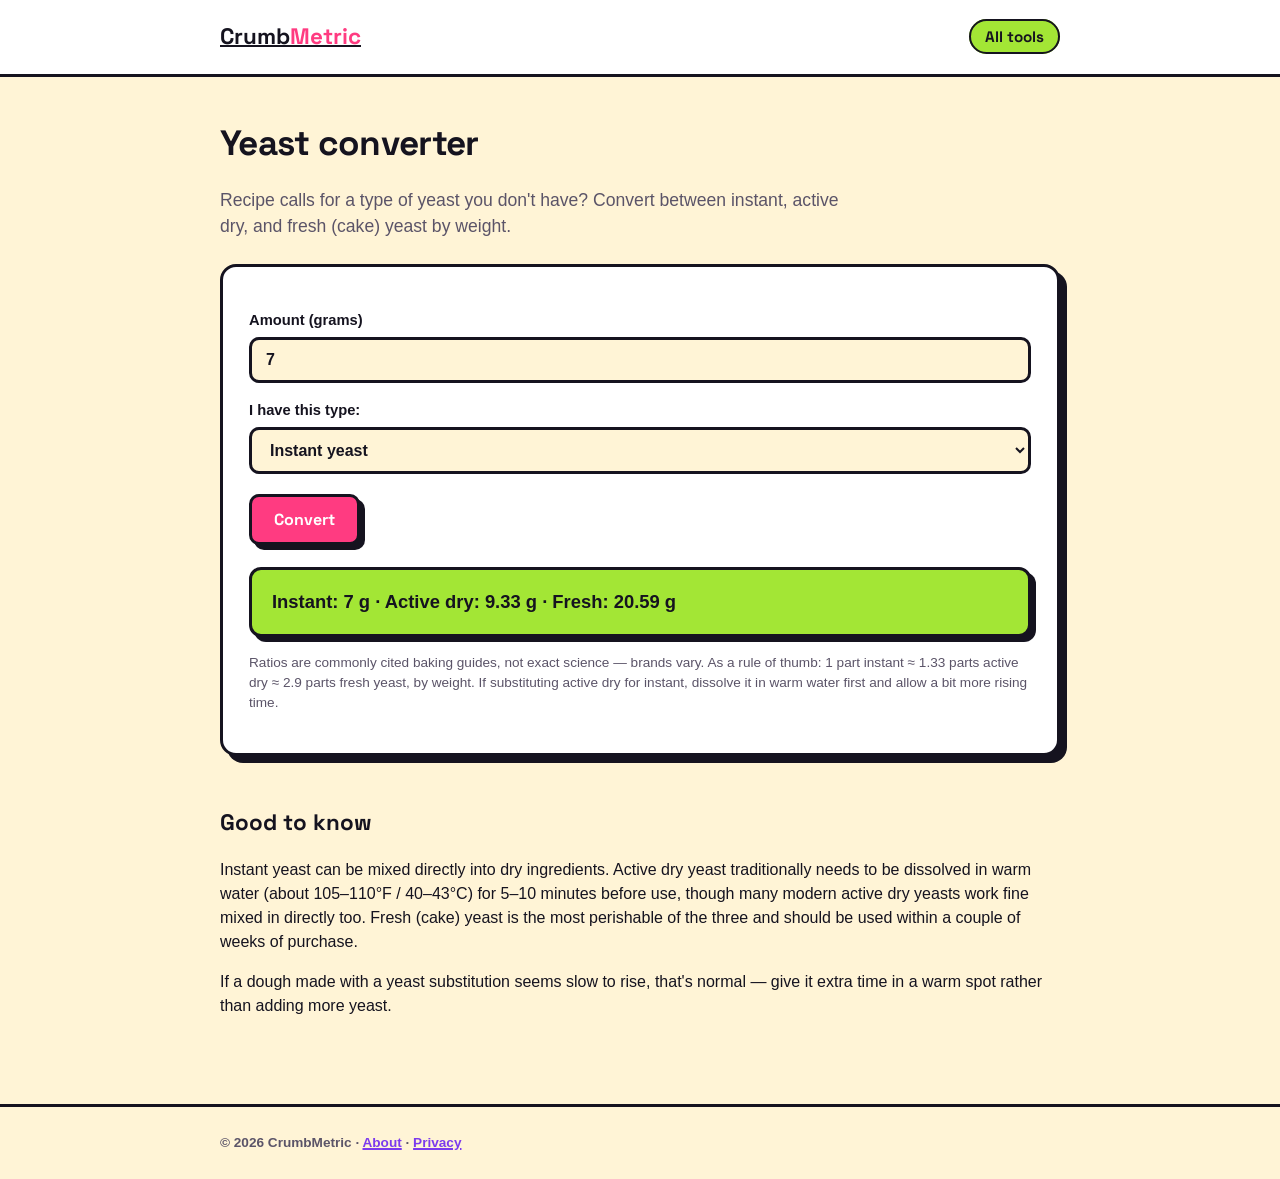
<file: tools/yeast-converter.html>
<!doctype html>
<html lang="en">
<head>
<meta charset="utf-8">
<meta name="viewport" content="width=device-width, initial-scale=1">
<title>Yeast Converter: Instant, Active Dry & Fresh Yeast | CrumbMetric</title>
<meta name="description" content="Convert between instant yeast, active dry yeast, and fresh (cake) yeast by weight. Quick substitution calculator for baking.">
<link rel="canonical" href="https://khuddusshariff0022.github.io/crumbmetric/tools/yeast-converter.html">
<link rel="stylesheet" href="../css/style.css">
</head>
<body>
<header class="site">
  <div class="wrap">
    <a class="brand" href="../index.html">Crumb<span>Metric</span></a>
    <nav class="site"><a href="../index.html">All tools</a></nav>
  </div>
</header>

<main>
  <div class="wrap">
    <h1>Yeast converter</h1>
    <p class="lead">Recipe calls for a type of yeast you don't have? Convert between instant, active dry, and fresh (cake) yeast by weight.</p>

    <div class="card">
      <label for="amount">Amount (grams)</label>
      <input type="number" id="amount" value="7" step="any">

      <label for="fromType">I have this type:</label>
      <select id="fromType">
        <option value="instant">Instant yeast</option>
        <option value="activeDry">Active dry yeast</option>
        <option value="fresh">Fresh (cake) yeast</option>
      </select>

      <button onclick="convert()">Convert</button>
      <div class="result" id="result"></div>
      <p class="note">Ratios are commonly cited baking guides, not exact science — brands vary. As a rule of thumb: 1 part instant &asymp; 1.33 parts active dry &asymp; 2.9 parts fresh yeast, by weight. If substituting active dry for instant, dissolve it in warm water first and allow a bit more rising time.</p>
    </div>

    <h2>Good to know</h2>
    <p>Instant yeast can be mixed directly into dry ingredients. Active dry yeast traditionally needs to be dissolved in warm water (about 105&ndash;110&deg;F / 40&ndash;43&deg;C) for 5&ndash;10 minutes before use, though many modern active dry yeasts work fine mixed in directly too. Fresh (cake) yeast is the most perishable of the three and should be used within a couple of weeks of purchase.</p>
    <p>If a dough made with a yeast substitution seems slow to rise, that's normal — give it extra time in a warm spot rather than adding more yeast.</p>
  </div>
</main>

<footer class="site">
  <div class="wrap">&copy; 2026 CrumbMetric &middot; <a href="../about.html">About</a> &middot; <a href="../privacy.html">Privacy</a></div>
</footer>

<script>
const factorToInstant = { instant: 1, activeDry: 0.75, fresh: 0.34 };

function fmt(n) { return Math.round(n * 100) / 100; }

function convert() {
  const amount = parseFloat(document.getElementById('amount').value);
  const fromType = document.getElementById('fromType').value;
  const out = document.getElementById('result');
  if (isNaN(amount)) { out.textContent = 'Enter an amount.'; return; }

  const instantEquiv = amount * factorToInstant[fromType];
  const instant = instantEquiv / factorToInstant.instant;
  const activeDry = instantEquiv / factorToInstant.activeDry;
  const fresh = instantEquiv / factorToInstant.fresh;

  out.innerHTML =
    `Instant: ${fmt(instant)} g &middot; Active dry: ${fmt(activeDry)} g &middot; Fresh: ${fmt(fresh)} g`;
}

convert();
</script>
</body>
</html>
</file>
<file: css/style.css>
@import url('https://fonts.googleapis.com/css2?family=Space+Grotesk:wght@500;700&display=swap');

:root {
  --bg: #fff4d6;
  --surface: #ffffff;
  --text: #15131f;
  --text-muted: #5b5468;
  --border: #15131f;
  --shadow: #15131f;
  --pink: #ff3b81;
  --blue: #3b82f6;
  --purple: #7c3aed;
  --lime: #a3e635;
  --accent: var(--pink);
  --radius: 16px;
  --max-width: 880px;
}

@media (prefers-color-scheme: dark) {
  :root {
    --bg: #15101f;
    --surface: #211c2e;
    --text: #f5f0ff;
    --text-muted: #b7a9d9;
    --border: #f5f0ff;
    --shadow: #ff3b81;
    --pink: #ff5fa8;
    --blue: #7dd3fc;
    --purple: #c4b5fd;
    --lime: #d9f99d;
    --accent: var(--pink);
  }
}

* { box-sizing: border-box; }

html, body {
  margin: 0;
  background: var(--bg);
  color: var(--text);
  font-family: -apple-system, BlinkMacSystemFont, "Segoe UI", Roboto, Helvetica, Arial, sans-serif;
  line-height: 1.5;
}

h1, h2, h3, .brand, nav.site a, button, .tool-card h3 {
  font-family: 'Space Grotesk', -apple-system, BlinkMacSystemFont, sans-serif;
}

a { color: var(--purple); text-decoration: underline; text-decoration-thickness: 2px; }
a:hover { color: var(--pink); }

.wrap {
  max-width: var(--max-width);
  margin: 0 auto;
  padding: 0 20px;
}

header.site {
  border-bottom: 3px solid var(--border);
  padding: 20px 0;
  background: var(--surface);
}

header.site .wrap {
  display: flex;
  align-items: center;
  justify-content: space-between;
  flex-wrap: wrap;
  gap: 12px;
}

.brand {
  font-size: 1.4rem;
  font-weight: 700;
  color: var(--text);
}

.brand span {
  color: var(--pink);
}

nav.site a {
  margin-left: 18px;
  color: var(--text);
  font-weight: 700;
  text-decoration: none;
  font-size: 0.95rem;
  padding: 6px 14px;
  border: 2px solid var(--border);
  border-radius: 999px;
  background: var(--lime);
}
nav.site a:first-child { margin-left: 0; }
nav.site a:hover { background: var(--pink); color: #fff; }

main { padding: 40px 0 70px; }

h1 {
  font-size: 2.2rem;
  font-weight: 700;
  margin: 0 0 10px;
  letter-spacing: -0.02em;
}

h2 {
  font-size: 1.4rem;
  font-weight: 700;
  margin-top: 2.2em;
}

p.lead {
  color: var(--text-muted);
  font-size: 1.1rem;
  max-width: 640px;
  font-weight: 500;
}

.card {
  background: var(--surface);
  border: 3px solid var(--border);
  border-radius: var(--radius);
  padding: 26px;
  margin: 24px 0;
  box-shadow: 7px 7px 0 var(--shadow);
}

.tool-grid {
  display: grid;
  grid-template-columns: repeat(auto-fill, minmax(230px, 1fr));
  gap: 20px;
  margin-top: 28px;
}

.tool-card {
  background: var(--surface);
  border: 3px solid var(--border);
  border-radius: var(--radius);
  padding: 20px;
  display: block;
  box-shadow: 6px 6px 0 var(--shadow);
  text-decoration: none;
  transition: transform .12s ease, box-shadow .12s ease;
}
.tool-card:nth-child(6n+1) { --accent: var(--pink); }
.tool-card:nth-child(6n+2) { --accent: var(--blue); }
.tool-card:nth-child(6n+3) { --accent: var(--lime); }
.tool-card:nth-child(6n+4) { --accent: var(--purple); }
.tool-card:nth-child(6n+5) { --accent: var(--blue); }
.tool-card:nth-child(6n+6) { --accent: var(--pink); }

.tool-card:hover {
  transform: translate(-3px, -3px);
  box-shadow: 10px 10px 0 var(--shadow);
  text-decoration: none;
}
.tool-card:active {
  transform: translate(0, 0);
  box-shadow: 3px 3px 0 var(--shadow);
}
.tool-card h3 {
  margin: 0 0 8px;
  color: var(--text);
  font-size: 1.1rem;
  font-weight: 700;
}
.tool-card h3::before {
  content: "";
  display: inline-block;
  width: 10px;
  height: 10px;
  margin-right: 8px;
  background: var(--accent);
  border: 2px solid var(--border);
  border-radius: 3px;
}
.tool-card p {
  margin: 0;
  color: var(--text-muted);
  font-size: 0.92rem;
  font-weight: 500;
}

label {
  display: block;
  font-weight: 700;
  margin: 16px 0 6px;
  font-size: 0.92rem;
}

input[type="number"], input[type="text"], select {
  width: 100%;
  padding: 11px 14px;
  border: 3px solid var(--border);
  border-radius: 10px;
  background: var(--bg);
  color: var(--text);
  font-size: 1rem;
  font-weight: 600;
}
input:focus, select:focus {
  outline: 3px solid var(--blue);
  outline-offset: 1px;
}

.row { display: flex; gap: 12px; flex-wrap: wrap; }
.row > div { flex: 1; min-width: 140px; }

button {
  margin-top: 20px;
  background: var(--pink);
  color: #fff;
  border: 3px solid var(--border);
  padding: 12px 22px;
  border-radius: 10px;
  font-size: 1rem;
  font-weight: 700;
  cursor: pointer;
  box-shadow: 5px 5px 0 var(--shadow);
  transition: transform .1s ease, box-shadow .1s ease;
}
button:hover { transform: translate(-2px, -2px); box-shadow: 7px 7px 0 var(--shadow); }
button:active { transform: translate(1px, 1px); box-shadow: 2px 2px 0 var(--shadow); }

button.ghost {
  background: var(--lime);
  color: var(--text);
}

.result {
  margin-top: 22px;
  padding: 18px 20px;
  background: var(--lime);
  border: 3px solid var(--border);
  border-radius: 12px;
  font-size: 1.15rem;
  font-weight: 700;
  color: var(--text);
  min-height: 1.4em;
  box-shadow: 5px 5px 0 var(--shadow);
}

.note {
  margin-top: 16px;
  font-size: 0.85rem;
  color: var(--text-muted);
  font-weight: 500;
}

table { width: 100%; border-collapse: collapse; margin-top: 12px; }
th, td { text-align: left; padding: 10px 12px; border-bottom: 2px solid var(--border); font-size: 0.92rem; }
th { color: var(--text); font-weight: 700; background: var(--lime); }
tr.match { background: color-mix(in srgb, var(--pink) 15%, transparent); font-weight: 700; }

.ingredient-row { display: flex; gap: 10px; margin-bottom: 10px; align-items: center; }
.ingredient-row input { flex: 1; }
.ingredient-row button {
  margin: 0;
  padding: 9px 14px;
  font-size: 0.85rem;
  background: var(--purple);
  box-shadow: 3px 3px 0 var(--shadow);
}
.ingredient-row button:hover { box-shadow: 5px 5px 0 var(--shadow); }

footer.site {
  border-top: 3px solid var(--border);
  padding: 26px 0;
  color: var(--text-muted);
  font-size: 0.85rem;
  font-weight: 600;
}
</file>
